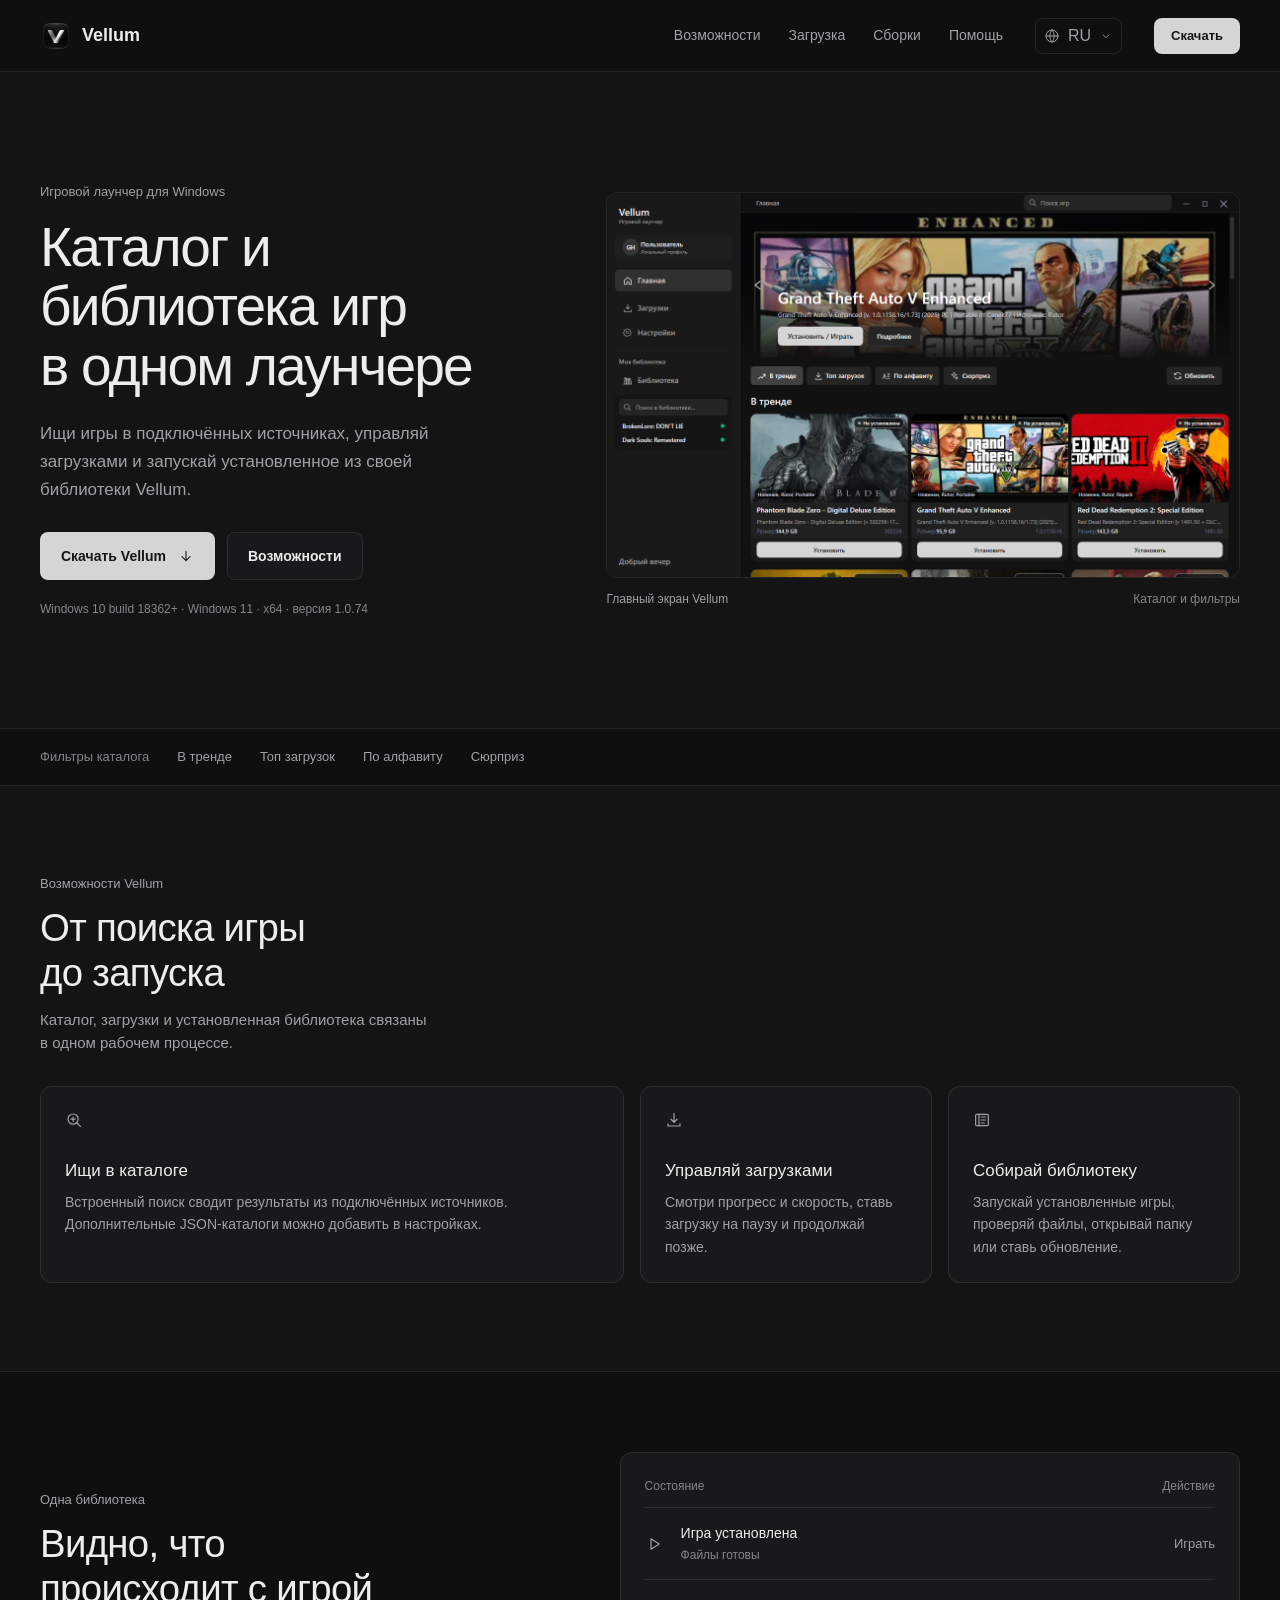
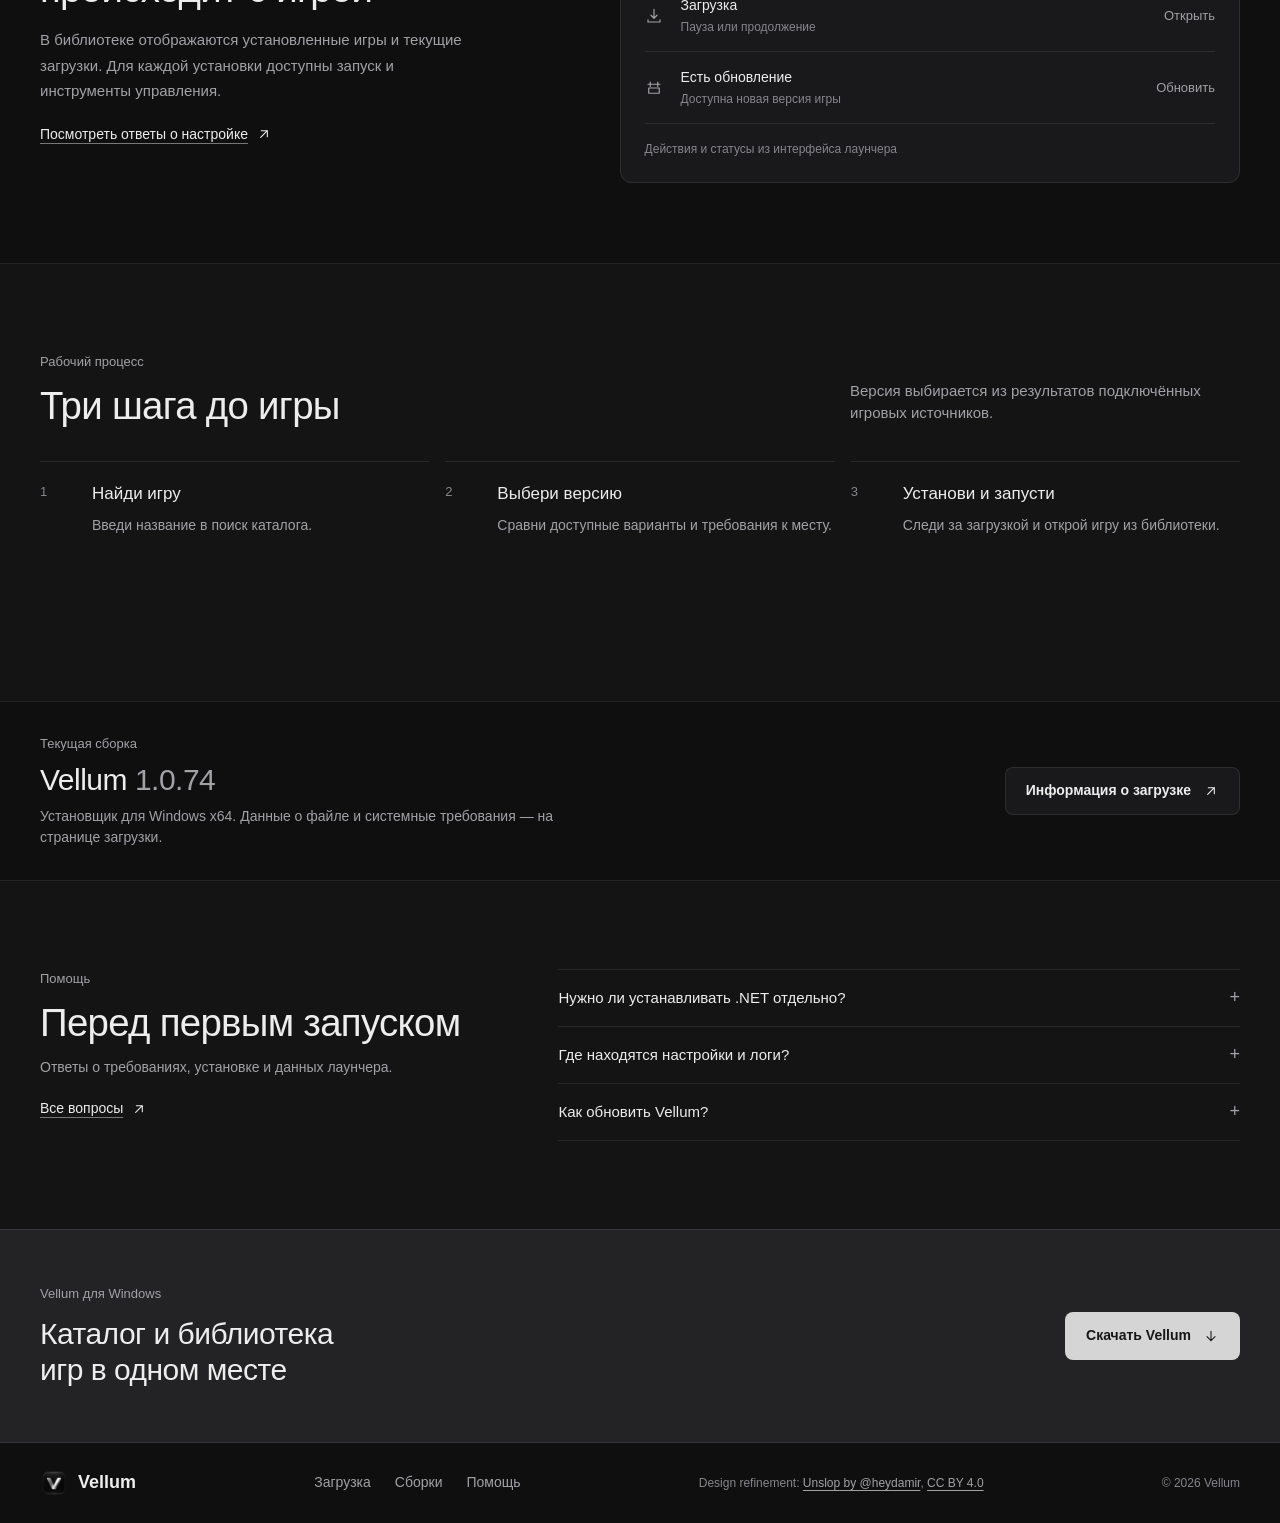
<file: website/index.html>
<!doctype html>
<html lang="ru">
<head>
  <meta charset="utf-8">
  <meta name="viewport" content="width=device-width, initial-scale=1">
  <meta name="theme-color" content="#141415">
  <meta name="description" content="Vellum — лаунчер для Windows: ищи игры в подключённых источниках, управляй загрузками и запускай их из своей библиотеки.">
  <meta property="og:title" content="Vellum — каталог и библиотека игр">
  <meta property="og:description" content="Поиск игр, управление загрузками и установленная библиотека в одном лаунчере для Windows.">
  <title>Vellum — каталог и библиотека игр</title>
  <link rel="icon" href="vellum.ico">
  <link rel="stylesheet" href="styles.css?v=2">
</head>
<body>
  <header class="site-header">
    <div class="container header-inner">
      <a class="brand" href="index.html" aria-label="Vellum — главная">
        <img src="vellum.ico" width="32" height="32" alt="">
        <span>Vellum</span>
      </a>
      <button class="menu-toggle" type="button" aria-label="Открыть меню" aria-expanded="false" aria-controls="main-nav">
        <svg viewBox="0 0 24 24" aria-hidden="true"><path d="M4 7h16M4 12h16M4 17h16"/></svg>
      </button>
      <nav class="main-nav" id="main-nav" aria-label="Основная навигация">
        <a href="#features">Возможности</a>
        <a href="download.html">Загрузка</a>
        <a href="changelog.html">Сборки</a>
        <a href="support.html">Помощь</a>
      </nav>
      <div class="language-control"><select class="sr-only" data-language aria-label="Choose language" tabindex="-1"><option value="ru">RU</option><option value="en">EN</option><option value="ua">UA</option></select><button class="language-trigger" type="button" data-language-trigger aria-label="Choose language" aria-haspopup="menu" aria-expanded="false" aria-controls="language-menu"><svg class="language-globe" viewBox="0 0 24 24" aria-hidden="true"><circle cx="12" cy="12" r="9"/><path d="M3.5 12h17M12 3c2.1 2.4 3.2 5.4 3.2 9s-1.1 6.6-3.2 9c-2.1-2.4-3.2-5.4-3.2-9S9.9 5.4 12 3Z"/></svg><span data-language-current>RU</span><svg class="language-chevron" viewBox="0 0 24 24" aria-hidden="true"><path d="m7 10 5 5 5-5"/></svg></button><div class="language-menu" id="language-menu" role="menu" aria-label="Choose language" hidden><button class="language-option" type="button" role="menuitemradio" aria-checked="false" data-language-option="en"><span>English</span><span class="language-code">EN</span></button><button class="language-option" type="button" role="menuitemradio" aria-checked="false" data-language-option="ru"><span>Русский</span><span class="language-code">RU</span></button><button class="language-option" type="button" role="menuitemradio" aria-checked="false" data-language-option="ua"><span>Українська</span><span class="language-code">UA</span></button></div></div><a class="button button-small button-light" data-download href="download.html">Скачать</a>
    </div>
  </header>

  <main>
    <section class="hero container" id="top">
      <div class="hero-copy">
        <p class="eyebrow">Игровой лаунчер для Windows</p>
        <h1>Каталог и библиотека игр<br>в одном лаунчере</h1>
        <p class="hero-lede">Ищи игры в подключённых источниках, управляй загрузками и запускай установленное из своей библиотеки Vellum.</p>
        <div class="hero-actions">
          <a class="button button-light" data-download href="download.html">Скачать Vellum <svg viewBox="0 0 24 24" aria-hidden="true"><path d="M12 5v14m0 0 6-6m-6 6-6-6"/></svg></a>
          <a class="button button-outline" href="#features">Возможности</a>
        </div>
        <p class="hero-meta">Windows 10 build 18362+ · Windows 11 · x64 · версия <span data-version>1.0.74</span></p>
      </div>
      <figure class="hero-preview">
        <div class="preview-frame">
          <img src="assets/vellum-catalog.png" width="1280" height="800" fetchpriority="high" alt="Главный экран Vellum: каталог игр, поиск, фильтры, библиотека и обложки">
        </div>
        <figcaption>Главный экран Vellum <span>Каталог и фильтры</span></figcaption>
      </figure>
    </section>

    <section class="catalog-strip" aria-label="Фильтры каталога Vellum">
      <div class="container catalog-strip-inner">
        <span class="strip-label">Фильтры каталога</span>
        <span>В тренде</span><span>Топ загрузок</span><span>По алфавиту</span><span>Сюрприз</span>
      </div>
    </section>

    <section class="section container" id="features">
      <div class="section-heading">
        <p class="eyebrow">Возможности Vellum</p>
        <h2>От поиска игры<br>до запуска</h2>
        <p class="section-intro">Каталог, загрузки и установленная библиотека связаны в одном рабочем процессе.</p>
      </div>
      <div class="feature-grid">
        <article class="feature-card feature-card-wide">
          <div class="feature-icon" aria-hidden="true"><svg viewBox="0 0 24 24"><circle cx="10.8" cy="10.8" r="6.8"/><path d="m16 16 4.5 4.5M8 10.8h5.6M10.8 8v5.6"/></svg></div>
          <div><h3>Ищи в каталоге</h3><p>Встроенный поиск сводит результаты из подключённых источников. Дополнительные JSON-каталоги можно добавить в настройках.</p></div>
        </article>
        <article class="feature-card">
          <div class="feature-icon" aria-hidden="true"><svg viewBox="0 0 24 24"><path d="M12 3v12m0 0 4-4m-4 4-4-4M4 17v3h16v-3"/></svg></div>
          <h3>Управляй загрузками</h3>
          <p>Смотри прогресс и скорость, ставь загрузку на паузу и продолжай позже.</p>
        </article>
        <article class="feature-card">
          <div class="feature-icon" aria-hidden="true"><svg viewBox="0 0 24 24"><path d="M5 4.5h14A1.5 1.5 0 0 1 20.5 6v12a1.5 1.5 0 0 1-1.5 1.5H5A1.5 1.5 0 0 1 3.5 18V6A1.5 1.5 0 0 1 5 4.5Z"/><path d="M8 4.5v15M11 8h6M11 12h6M11 16h4"/></svg></div>
          <h3>Собирай библиотеку</h3>
          <p>Запускай установленные игры, проверяй файлы, открывай папку или ставь обновление.</p>
        </article>
      </div>
    </section>

    <section class="library-section">
      <div class="container library-layout">
        <div class="library-copy">
          <p class="eyebrow">Одна библиотека</p>
          <h2>Видно, что<br>происходит с игрой</h2>
          <p>В библиотеке отображаются установленные игры и текущие загрузки. Для каждой установки доступны запуск и инструменты управления.</p>
          <a class="text-link" href="support.html">Посмотреть ответы о настройке <svg viewBox="0 0 24 24" aria-hidden="true"><path d="M7 17 17 7M8 7h9v9"/></svg></a>
        </div>
        <div class="library-panel" aria-label="Состояния игры в библиотеке Vellum">
          <div class="panel-heading"><span>Состояние</span><span>Действие</span></div>
          <div class="library-row"><span class="row-symbol" aria-hidden="true"><svg viewBox="0 0 24 24"><path d="m8 5 11 7-11 7z"/></svg></span><div><b>Игра установлена</b><small>Файлы готовы</small></div><span class="row-action">Играть</span></div>
          <div class="library-row"><span class="row-symbol" aria-hidden="true"><svg viewBox="0 0 24 24"><path d="M12 3v12m0 0 4-4m-4 4-4-4M4 17v3h16v-3"/></svg></span><div><b>Загрузка</b><small>Пауза или продолжение</small></div><span class="row-action">Открыть</span></div>
          <div class="library-row"><span class="row-symbol" aria-hidden="true"><svg viewBox="0 0 24 24"><path d="M4 7h16M7 4v6m10-6v6M5 12h14v7H5z"/></svg></span><div><b>Есть обновление</b><small>Доступна новая версия игры</small></div><span class="row-action">Обновить</span></div>
          <p class="panel-footnote">Действия и статусы из интерфейса лаунчера</p>
        </div>
      </div>
    </section>

    <section class="section container workflow-section">
      <div class="section-heading section-heading-inline">
        <div><p class="eyebrow">Рабочий процесс</p><h2>Три шага до игры</h2></div>
        <p class="section-intro">Версия выбирается из результатов подключённых игровых источников.</p>
      </div>
      <ol class="workflow-list">
        <li><span>1</span><div><h3>Найди игру</h3><p>Введи название в поиск каталога.</p></div></li>
        <li><span>2</span><div><h3>Выбери версию</h3><p>Сравни доступные варианты и требования к месту.</p></div></li>
        <li><span>3</span><div><h3>Установи и запусти</h3><p>Следи за загрузкой и открой игру из библиотеки.</p></div></li>
      </ol>
    </section>

    <section class="version-section">
      <div class="container version-inner">
        <div><p class="eyebrow">Текущая сборка</p><h2>Vellum <span data-version>1.0.74</span></h2><p>Установщик для Windows x64. Данные о файле и системные требования — на странице загрузки.</p></div>
        <a class="button button-outline" href="download.html">Информация о загрузке <svg viewBox="0 0 24 24" aria-hidden="true"><path d="M7 17 17 7M8 7h9v9"/></svg></a>
      </div>
    </section>

    <section class="section container faq-preview">
      <div class="faq-lead"><p class="eyebrow">Помощь</p><h2>Перед первым запуском</h2><p>Ответы о требованиях, установке и данных лаунчера.</p><a class="text-link" href="support.html">Все вопросы <svg viewBox="0 0 24 24" aria-hidden="true"><path d="M7 17 17 7M8 7h9v9"/></svg></a></div>
      <div class="faq-list">
        <details><summary>Нужно ли устанавливать .NET отдельно?</summary><p>Нет. Vellum собран как self-contained приложение и содержит необходимые компоненты .NET.</p></details>
        <details><summary>Где находятся настройки и логи?</summary><p>Профиль лаунчера находится в папке %APPDATA%\Vellum. Настройки позволяют открыть папку данных и логов.</p></details>
        <details><summary>Как обновить Vellum?</summary><p>Скачай более новую сборку с сайта и запусти установщик. Автоматический канал обновления самого лаунчера в проекте не настроен.</p></details>
      </div>
    </section>

    <section class="download-cta">
      <div class="container download-cta-inner">
        <div><p class="eyebrow">Vellum для Windows</p><h2>Каталог и библиотека<br>игр в одном месте</h2></div>
        <a class="button button-light" data-download href="download.html">Скачать Vellum <svg viewBox="0 0 24 24" aria-hidden="true"><path d="M12 5v14m0 0 6-6m-6 6-6-6"/></svg></a>
      </div>
    </section>
  </main>

  <footer class="site-footer">
    <div class="container footer-inner">
      <a class="brand" href="index.html"><img src="vellum.ico" width="28" height="28" alt=""><span>Vellum</span></a>
      <nav aria-label="Дополнительная навигация"><a href="download.html">Загрузка</a><a href="changelog.html">Сборки</a><a href="support.html">Помощь</a></nav>
      <span class="credit">Design refinement: <a href="https://x.com/heydamir">Unslop by @heydamir</a>, <a href="https://creativecommons.org/licenses/by/4.0/">CC BY 4.0</a></span>
      <span>© 2026 Vellum</span>
    </div>
  </footer>
  <script src="locales.js?v=2" defer></script>
  <script src="script.js?v=2" defer></script>
</body>
</html>
</file>
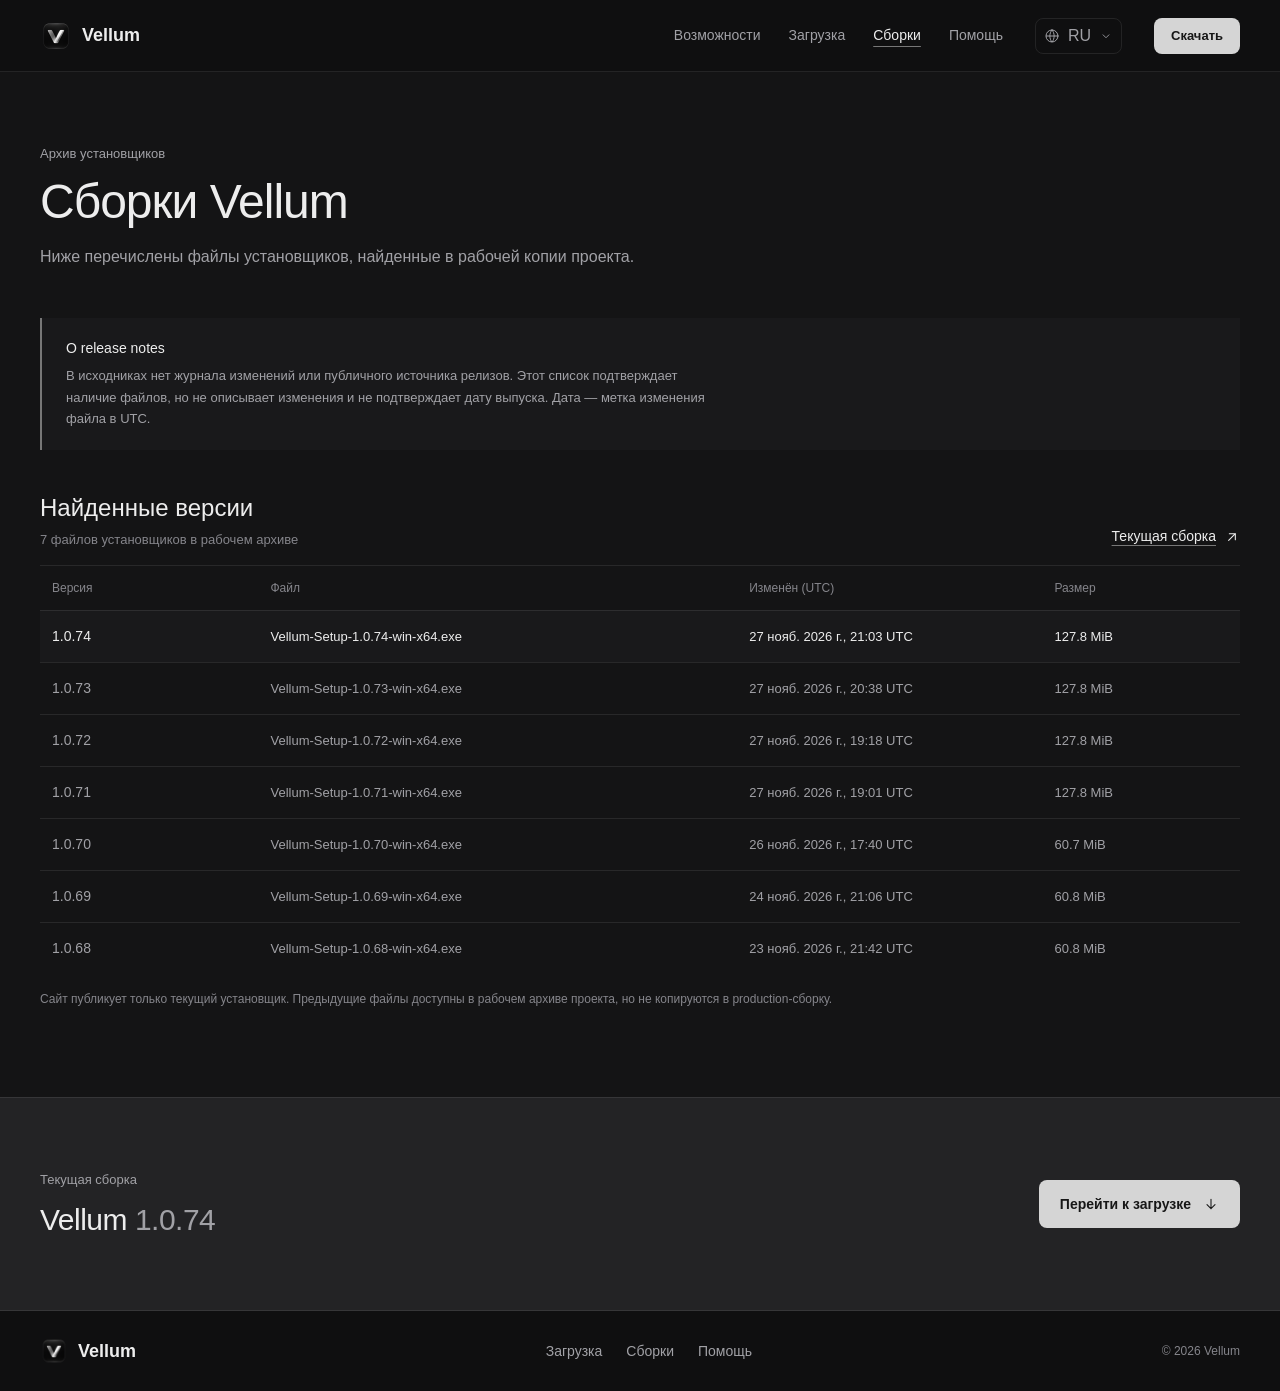
<file: website/changelog.html>
<!doctype html>
<html lang="ru">
<head>
  <meta charset="utf-8"><meta name="viewport" content="width=device-width, initial-scale=1"><meta name="theme-color" content="#141415">
  <meta name="description" content="Архив сборок установщика Vellum, найденных в исходном проекте.">
  <title>Сборки Vellum</title><link rel="icon" href="vellum.ico"><link rel="stylesheet" href="styles.css?v=2">
</head>
<body>
  <header class="site-header"><div class="container header-inner">
    <a class="brand" href="index.html"><img src="vellum.ico" width="32" height="32" alt=""><span>Vellum</span></a>
    <button class="menu-toggle" type="button" aria-label="Открыть меню" aria-expanded="false" aria-controls="main-nav"><svg viewBox="0 0 24 24" aria-hidden="true"><path d="M4 7h16M4 12h16M4 17h16"/></svg></button>
    <nav class="main-nav" id="main-nav" aria-label="Основная навигация"><a href="index.html#features">Возможности</a><a href="download.html">Загрузка</a><a href="changelog.html" aria-current="page">Сборки</a><a href="support.html">Помощь</a></nav>
    <div class="language-control"><select class="sr-only" data-language aria-label="Choose language" tabindex="-1"><option value="ru">RU</option><option value="en">EN</option><option value="ua">UA</option></select><button class="language-trigger" type="button" data-language-trigger aria-label="Choose language" aria-haspopup="menu" aria-expanded="false" aria-controls="language-menu"><svg class="language-globe" viewBox="0 0 24 24" aria-hidden="true"><circle cx="12" cy="12" r="9"/><path d="M3.5 12h17M12 3c2.1 2.4 3.2 5.4 3.2 9s-1.1 6.6-3.2 9c-2.1-2.4-3.2-5.4-3.2-9S9.9 5.4 12 3Z"/></svg><span data-language-current>RU</span><svg class="language-chevron" viewBox="0 0 24 24" aria-hidden="true"><path d="m7 10 5 5 5-5"/></svg></button><div class="language-menu" id="language-menu" role="menu" aria-label="Choose language" hidden><button class="language-option" type="button" role="menuitemradio" aria-checked="false" data-language-option="en"><span>English</span><span class="language-code">EN</span></button><button class="language-option" type="button" role="menuitemradio" aria-checked="false" data-language-option="ru"><span>Русский</span><span class="language-code">RU</span></button><button class="language-option" type="button" role="menuitemradio" aria-checked="false" data-language-option="ua"><span>Українська</span><span class="language-code">UA</span></button></div></div><a class="button button-small button-light" data-download href="download.html">Скачать</a>
  </div></header>
  <main>
    <section class="page-heading container"><p class="eyebrow">Архив установщиков</p><h1>Сборки Vellum</h1><p>Ниже перечислены файлы установщиков, найденные в рабочей копии проекта.</p></section>
    <section class="section container history-section">
      <div class="notice"><b>О release notes</b><p>В исходниках нет журнала изменений или публичного источника релизов. Этот список подтверждает наличие файлов, но не описывает изменения и не подтверждает дату выпуска. Дата — метка изменения файла в UTC.</p></div>
      <div class="history-heading"><div><h2>Найденные версии</h2><p data-history-count>Список сборок</p></div><a class="text-link" href="download.html">Текущая сборка <svg viewBox="0 0 24 24" aria-hidden="true"><path d="M7 17 17 7M8 7h9v9"/></svg></a></div>
      <div class="history-table-wrap"><div class="history-table" role="table" aria-label="Архив установщиков Vellum"><div class="history-table-head" role="row"><span role="columnheader">Версия</span><span role="columnheader">Файл</span><span role="columnheader">Изменён (UTC)</span><span role="columnheader">Размер</span></div><div class="history-rows" data-history role="rowgroup"><p class="history-loading">Загрузка списка сборок…</p></div></div></div>
      <p class="history-footnote">Сайт публикует только текущий установщик. Предыдущие файлы доступны в рабочем архиве проекта, но не копируются в production-сборку.</p>
    </section>
    <section class="download-cta"><div class="container download-cta-inner"><div><p class="eyebrow">Текущая сборка</p><h2>Vellum <span data-version>1.0.74</span></h2></div><a class="button button-light" data-download href="download.html">Перейти к загрузке <svg viewBox="0 0 24 24" aria-hidden="true"><path d="M12 5v14m0 0 6-6m-6 6-6-6"/></svg></a></div></section>
  </main>
  <footer class="site-footer"><div class="container footer-inner"><a class="brand" href="index.html"><img src="vellum.ico" width="28" height="28" alt=""><span>Vellum</span></a><nav aria-label="Дополнительная навигация"><a href="download.html">Загрузка</a><a href="changelog.html">Сборки</a><a href="support.html">Помощь</a></nav><span>© 2026 Vellum</span></div></footer>
  <script src="locales.js?v=2" defer></script>
  <script src="script.js?v=2" defer></script>
</body></html>
</file>
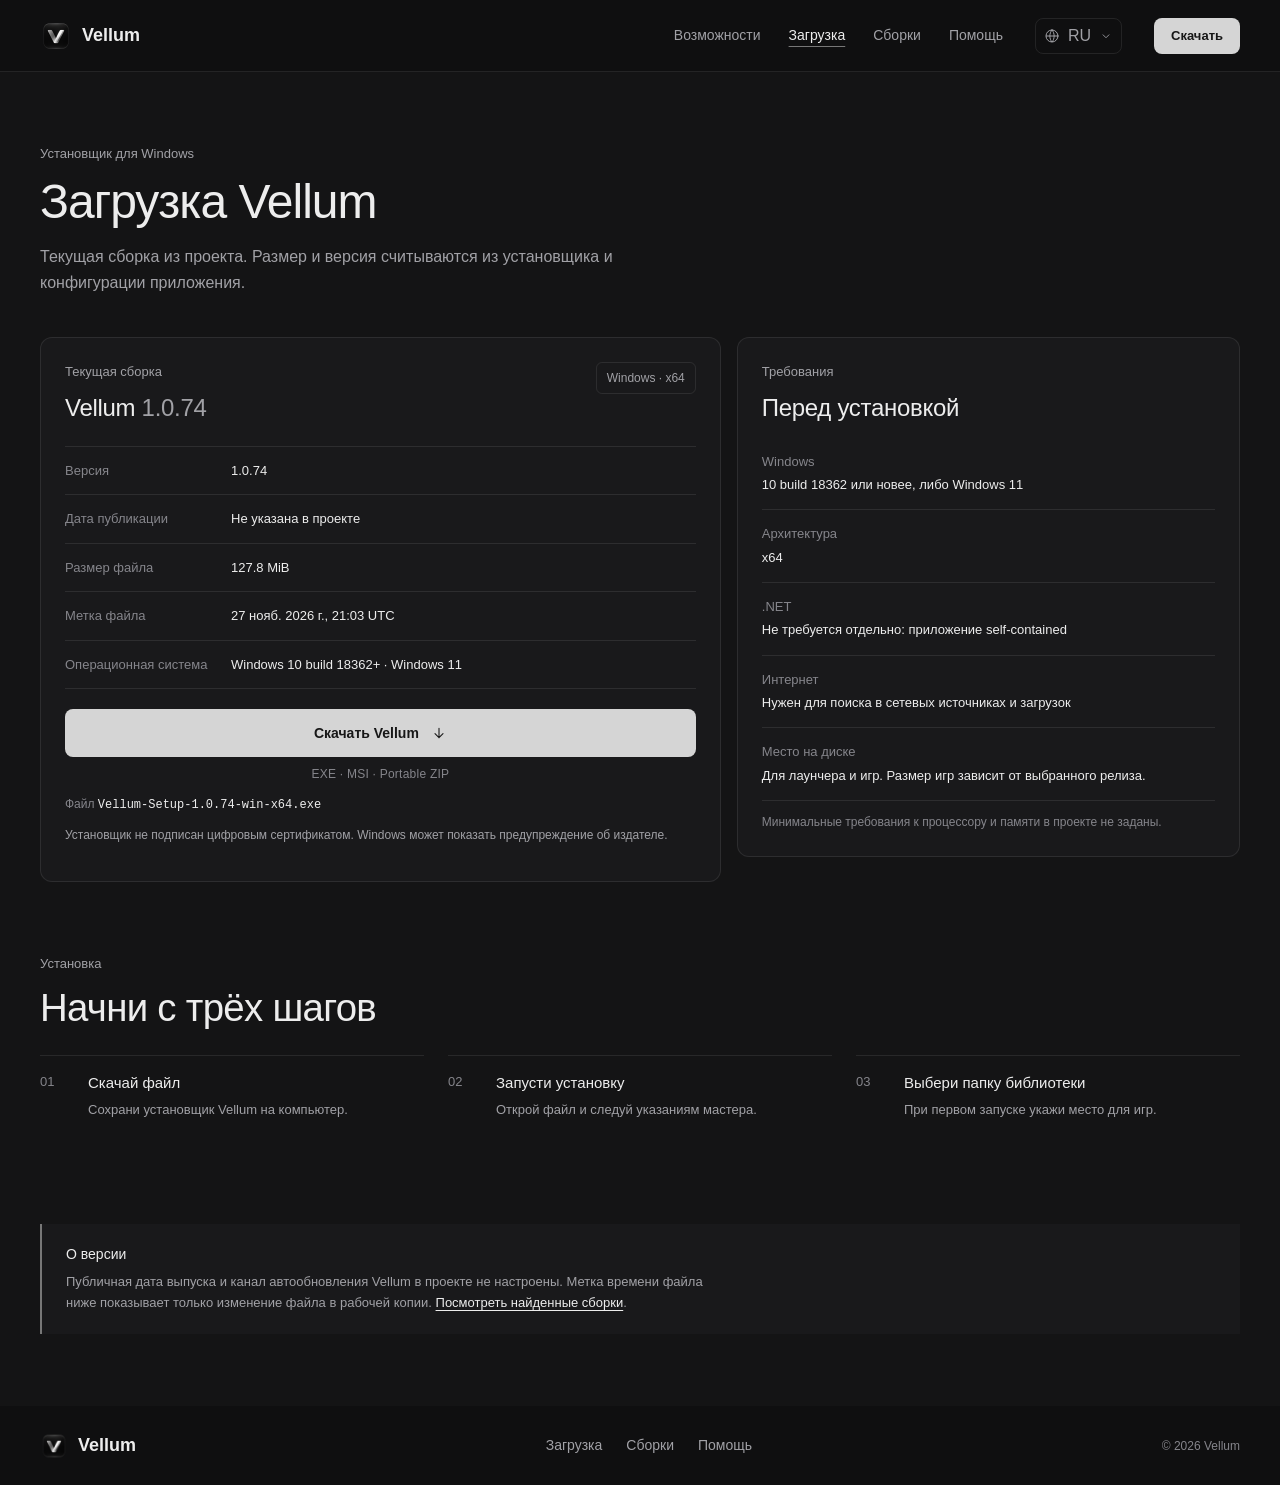
<file: website/download.html>
<!doctype html>
<html lang="ru">
<head>
  <meta charset="utf-8"><meta name="viewport" content="width=device-width, initial-scale=1"><meta name="theme-color" content="#141415">
  <meta name="description" content="Скачай установщик Vellum для Windows x64. Системные требования и данные текущей сборки.">
  <title>Скачать Vellum для Windows</title><link rel="icon" href="vellum.ico"><link rel="stylesheet" href="styles.css?v=2">
</head>
<body>
  <header class="site-header"><div class="container header-inner">
    <a class="brand" href="index.html"><img src="vellum.ico" width="32" height="32" alt=""><span>Vellum</span></a>
    <button class="menu-toggle" type="button" aria-label="Открыть меню" aria-expanded="false" aria-controls="main-nav"><svg viewBox="0 0 24 24" aria-hidden="true"><path d="M4 7h16M4 12h16M4 17h16"/></svg></button>
    <nav class="main-nav" id="main-nav" aria-label="Основная навигация"><a href="index.html#features">Возможности</a><a href="download.html" aria-current="page">Загрузка</a><a href="changelog.html">Сборки</a><a href="support.html">Помощь</a></nav>
    <div class="language-control"><select class="sr-only" data-language aria-label="Choose language" tabindex="-1"><option value="ru">RU</option><option value="en">EN</option><option value="ua">UA</option></select><button class="language-trigger" type="button" data-language-trigger aria-label="Choose language" aria-haspopup="menu" aria-expanded="false" aria-controls="language-menu"><svg class="language-globe" viewBox="0 0 24 24" aria-hidden="true"><circle cx="12" cy="12" r="9"/><path d="M3.5 12h17M12 3c2.1 2.4 3.2 5.4 3.2 9s-1.1 6.6-3.2 9c-2.1-2.4-3.2-5.4-3.2-9S9.9 5.4 12 3Z"/></svg><span data-language-current>RU</span><svg class="language-chevron" viewBox="0 0 24 24" aria-hidden="true"><path d="m7 10 5 5 5-5"/></svg></button><div class="language-menu" id="language-menu" role="menu" aria-label="Choose language" hidden><button class="language-option" type="button" role="menuitemradio" aria-checked="false" data-language-option="en"><span>English</span><span class="language-code">EN</span></button><button class="language-option" type="button" role="menuitemradio" aria-checked="false" data-language-option="ru"><span>Русский</span><span class="language-code">RU</span></button><button class="language-option" type="button" role="menuitemradio" aria-checked="false" data-language-option="ua"><span>Українська</span><span class="language-code">UA</span></button></div></div><a class="button button-small button-light" data-download href="#download">Скачать</a>
  </div></header>
  <main>
    <section class="page-heading container"><p class="eyebrow">Установщик для Windows</p><h1>Загрузка Vellum</h1><p>Текущая сборка из проекта. Размер и версия считываются из установщика и конфигурации приложения.</p></section>
    <section class="download-layout container" id="download">
      <article class="release-card">
        <div class="release-card-heading"><div><p class="eyebrow">Текущая сборка</p><h2>Vellum <span data-version>1.0.74</span></h2></div><span class="platform-tag">Windows · x64</span></div>
        <dl class="release-facts">
          <div><dt>Версия</dt><dd data-version>1.0.74</dd></div>
          <div><dt>Дата публикации</dt><dd data-release-date>Не указана в проекте</dd></div>
          <div><dt>Размер файла</dt><dd data-size>60.7 MiB</dd></div>
          <div><dt>Метка файла</dt><dd data-file-date>—</dd></div>
          <div><dt>Операционная система</dt><dd>Windows 10 build 18362+ · Windows 11</dd></div>
        </dl>
        <a class="button button-light download-button" data-installer href="downloads/Vellum-Setup-1.0.74-win-x64.exe">Скачать Vellum <svg viewBox="0 0 24 24" aria-hidden="true"><path d="M12 5v14m0 0 6-6m-6 6-6-6"/></svg></a>
        <p class="download-options-hint">EXE · MSI · Portable ZIP</p>
        <p class="file-name">Файл <code data-filename>Vellum-Setup-1.0.74-win-x64.exe</code></p>
        <p class="signature-note">Установщик не подписан цифровым сертификатом. Windows может показать предупреждение об издателе.</p>
        <p class="download-status" data-download-status role="status" aria-live="polite"></p>
      </article>
      <aside class="requirements-card">
        <p class="eyebrow">Требования</p><h2>Перед установкой</h2>
        <dl>
          <div><dt>Windows</dt><dd>10 build 18362 или новее, либо Windows 11</dd></div>
          <div><dt>Архитектура</dt><dd>x64</dd></div>
          <div><dt>.NET</dt><dd>Не требуется отдельно: приложение self-contained</dd></div>
          <div><dt>Интернет</dt><dd>Нужен для поиска в сетевых источниках и загрузок</dd></div>
          <div><dt>Место на диске</dt><dd>Для лаунчера и игр. Размер игр зависит от выбранного релиза.</dd></div>
        </dl>
        <p class="requirements-note">Минимальные требования к процессору и памяти в проекте не заданы.</p>
      </aside>
    </section>
    <section class="section container install-section">
      <div class="section-heading"><p class="eyebrow">Установка</p><h2>Начни с трёх шагов</h2></div>
      <ol class="install-list"><li><span>01</span><div><h3>Скачай файл</h3><p>Сохрани установщик Vellum на компьютер.</p></div></li><li><span>02</span><div><h3>Запусти установку</h3><p>Открой файл и следуй указаниям мастера.</p></div></li><li><span>03</span><div><h3>Выбери папку библиотеки</h3><p>При первом запуске укажи место для игр.</p></div></li></ol>
    </section>
    <section class="notice container"><b>О версии</b><p>Публичная дата выпуска и канал автообновления Vellum в проекте не настроены. Метка времени файла ниже показывает только изменение файла в рабочей копии. <a href="changelog.html">Посмотреть найденные сборки</a>.</p></section>
  </main>
  <footer class="site-footer"><div class="container footer-inner"><a class="brand" href="index.html"><img src="vellum.ico" width="28" height="28" alt=""><span>Vellum</span></a><nav aria-label="Дополнительная навигация"><a href="download.html">Загрузка</a><a href="changelog.html">Сборки</a><a href="support.html">Помощь</a></nav><span>© 2026 Vellum</span></div></footer>
  <script src="locales.js?v=2" defer></script>
  <script src="script.js?v=2" defer></script>
</body></html>
</file>
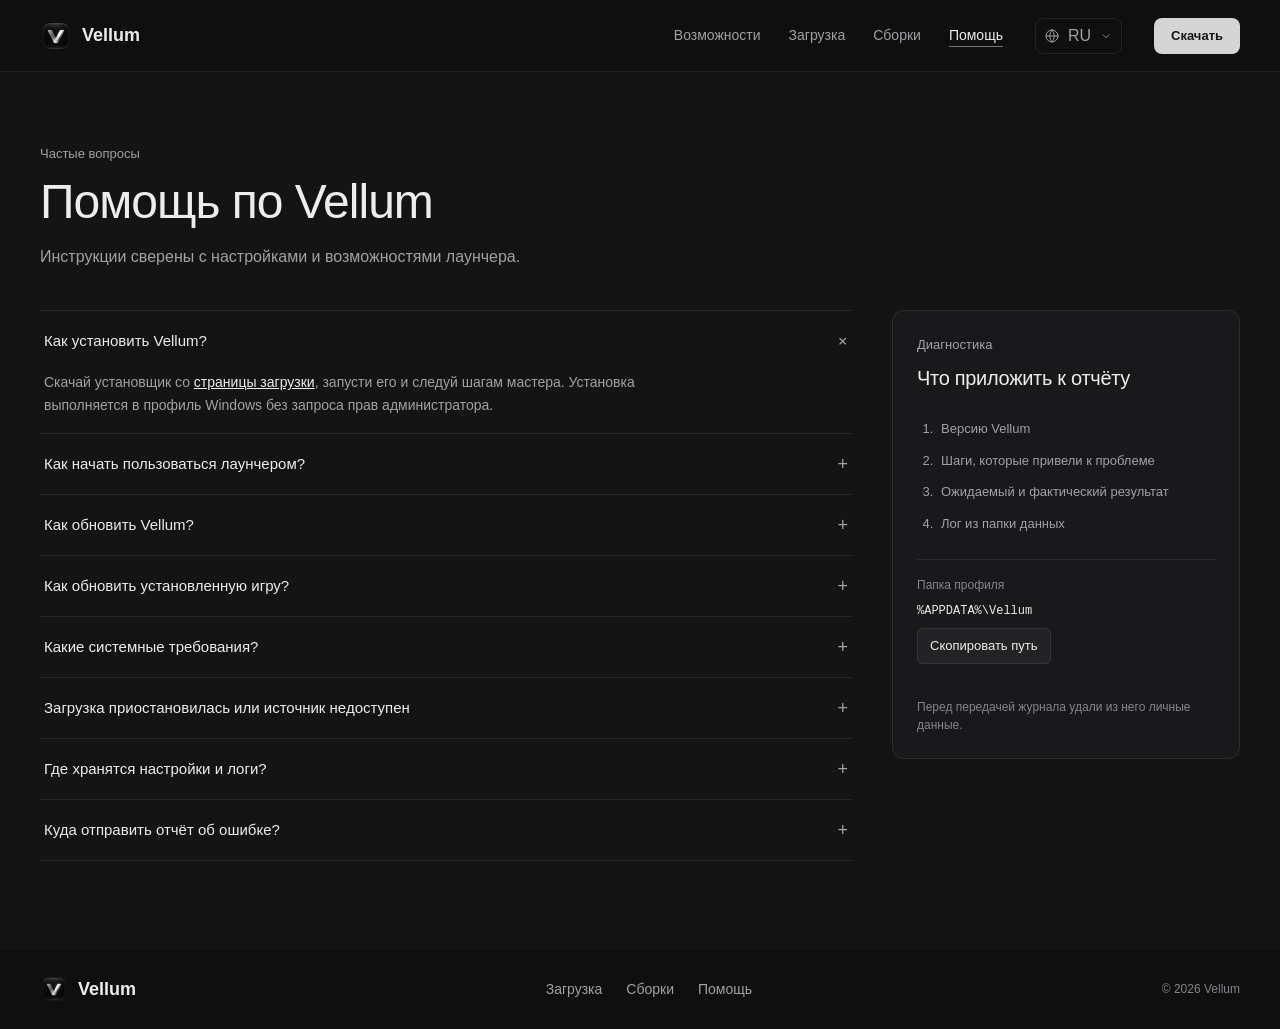
<file: website/support.html>
<!doctype html>
<html lang="ru">
<head>
  <meta charset="utf-8"><meta name="viewport" content="width=device-width, initial-scale=1"><meta name="theme-color" content="#141415">
  <meta name="description" content="Ответы на вопросы об установке, игровых загрузках, обновлениях и диагностике Vellum.">
  <title>Помощь по Vellum</title><link rel="icon" href="vellum.ico"><link rel="stylesheet" href="styles.css?v=2">
</head>
<body>
  <header class="site-header"><div class="container header-inner">
    <a class="brand" href="index.html"><img src="vellum.ico" width="32" height="32" alt=""><span>Vellum</span></a>
    <button class="menu-toggle" type="button" aria-label="Открыть меню" aria-expanded="false" aria-controls="main-nav"><svg viewBox="0 0 24 24" aria-hidden="true"><path d="M4 7h16M4 12h16M4 17h16"/></svg></button>
    <nav class="main-nav" id="main-nav" aria-label="Основная навигация"><a href="index.html#features">Возможности</a><a href="download.html">Загрузка</a><a href="changelog.html">Сборки</a><a href="support.html" aria-current="page">Помощь</a></nav>
    <div class="language-control"><select class="sr-only" data-language aria-label="Choose language" tabindex="-1"><option value="ru">RU</option><option value="en">EN</option><option value="ua">UA</option></select><button class="language-trigger" type="button" data-language-trigger aria-label="Choose language" aria-haspopup="menu" aria-expanded="false" aria-controls="language-menu"><svg class="language-globe" viewBox="0 0 24 24" aria-hidden="true"><circle cx="12" cy="12" r="9"/><path d="M3.5 12h17M12 3c2.1 2.4 3.2 5.4 3.2 9s-1.1 6.6-3.2 9c-2.1-2.4-3.2-5.4-3.2-9S9.9 5.4 12 3Z"/></svg><span data-language-current>RU</span><svg class="language-chevron" viewBox="0 0 24 24" aria-hidden="true"><path d="m7 10 5 5 5-5"/></svg></button><div class="language-menu" id="language-menu" role="menu" aria-label="Choose language" hidden><button class="language-option" type="button" role="menuitemradio" aria-checked="false" data-language-option="en"><span>English</span><span class="language-code">EN</span></button><button class="language-option" type="button" role="menuitemradio" aria-checked="false" data-language-option="ru"><span>Русский</span><span class="language-code">RU</span></button><button class="language-option" type="button" role="menuitemradio" aria-checked="false" data-language-option="ua"><span>Українська</span><span class="language-code">UA</span></button></div></div><a class="button button-small button-light" data-download href="download.html">Скачать</a>
  </div></header>
  <main>
    <section class="page-heading container"><p class="eyebrow">Частые вопросы</p><h1>Помощь по Vellum</h1><p>Инструкции сверены с настройками и возможностями лаунчера.</p></section>
    <section class="support-layout container">
      <div class="faq-list support-faq">
        <details open><summary>Как установить Vellum?</summary><p>Скачай установщик со <a href="download.html">страницы загрузки</a>, запусти его и следуй шагам мастера. Установка выполняется в профиль Windows без запроса прав администратора.</p></details>
        <details><summary>Как начать пользоваться лаунчером?</summary><p>При первом запуске выбери папку игровой библиотеки. Затем найди игру, изучи доступные версии и выбери подходящую. Для установки некоторых архивов или репаков может понадобиться дополнительное свободное место для распаковки.</p></details>
        <details><summary>Как обновить Vellum?</summary><p>Автоматический канал обновления самого лаунчера не настроен. Скачай новую сборку с сайта и запусти установщик. Профиль Vellum хранится отдельно от каталога установки.</p></details>
        <details><summary>Как обновить установленную игру?</summary><p>Автопроверка обновлений игр включена по умолчанию и запускается при открытии лаунчера. Её можно выключить в настройках. Обновление доступно, когда каталог содержит данные для этой игры.</p></details>
        <details><summary>Какие системные требования?</summary><p>Windows 10 build 18362 или новее либо Windows 11, архитектура x64. .NET отдельно устанавливать не нужно: приложение self-contained. Минимальные требования к процессору и памяти исходники не задают.</p></details>
        <details><summary>Загрузка приостановилась или источник недоступен</summary><p>Проверь интернет-соединение и свободное место в папке библиотеки. Загрузку можно поставить на паузу и продолжить позже. Если сетевой источник временно недоступен, он может не вернуть результаты поиска.</p></details>
        <details><summary>Где хранятся настройки и логи?</summary><p>Профиль находится в папке %APPDATA%\Vellum. В настройках лаунчера есть действие, которое открывает папку данных и логов.</p></details>
        <details><summary>Куда отправить отчёт об ошибке?</summary><p>В исходниках проекта нет подтверждённого адреса поддержки, сообщества или публичного трекера ошибок. Не отправляй логи по контактам, найденным вне официальных материалов Vellum.</p></details>
      </div>
      <aside class="support-aside">
        <p class="eyebrow">Диагностика</p><h2>Что приложить к отчёту</h2>
        <ol><li>Версию Vellum</li><li>Шаги, которые привели к проблеме</li><li>Ожидаемый и фактический результат</li><li>Лог из папки данных</li></ol>
        <div class="support-path"><span>Папка профиля</span><code>%APPDATA%\Vellum</code><button class="copy-button" data-copy-path type="button">Скопировать путь</button><span class="copy-status" data-copy-status role="status" aria-live="polite"></span></div>
        <p class="privacy-note">Перед передачей журнала удали из него личные данные.</p>
      </aside>
    </section>
  </main>
  <footer class="site-footer"><div class="container footer-inner"><a class="brand" href="index.html"><img src="vellum.ico" width="28" height="28" alt=""><span>Vellum</span></a><nav aria-label="Дополнительная навигация"><a href="download.html">Загрузка</a><a href="changelog.html">Сборки</a><a href="support.html">Помощь</a></nav><span>© 2026 Vellum</span></div></footer>
  <script src="locales.js?v=2" defer></script>
  <script src="script.js?v=2" defer></script>
</body></html>
</file>
<file: website/styles.css>
:root {
  color-scheme: dark;
  --page: #141415;
  --deep: #0f0f10;
  --surface: #19191b;
  --raised: #232325;
  --line: rgba(237, 237, 237, 0.09);
  --text: #ededed;
  --secondary: #a1a1a6;
  --muted: #85858b;
  --accent: #d5d5d5;
  --on-accent: #171717;
  --radius-card: 12px;
  --radius-control: 8px;
  --ease: cubic-bezier(0.22, 1, 0.36, 1);
}

* { box-sizing: border-box; }
html { scroll-behavior: smooth; }
body {
  margin: 0;
  background: var(--page);
  color: var(--text);
  font-family: "Segoe UI Variable", "Segoe UI", Arial, sans-serif;
  font-size: 16px;
  line-height: 1.5;
  -webkit-font-smoothing: antialiased;
}
img { max-width: 100%; }
a { color: inherit; }
button, a { -webkit-tap-highlight-color: transparent; }
::selection { background: #777; color: #fff; }
:focus-visible { outline: 2px solid var(--accent); outline-offset: 4px; }

.container { width: min(1200px, calc(100% - 64px)); margin-inline: auto; }
.site-header { height: 72px; background: var(--deep); border-bottom: 1px solid var(--line); }
.header-inner { height: 100%; display: flex; align-items: center; gap: 32px; }
.language-control { position: relative; display: flex; align-items: center; flex: 0 0 auto; }
.language-trigger { min-width: 68px; min-height: 36px; display: inline-flex; align-items: center; justify-content: center; gap: 8px; padding: 0 8px; border: 1px solid var(--line); border-radius: var(--radius-control); background: transparent; color: var(--secondary); font: inherit; cursor: pointer; transition: background-color 160ms var(--ease), border-color 160ms var(--ease), color 160ms var(--ease); }
.language-trigger:hover, .language-trigger[aria-expanded="true"] { background: var(--surface); border-color: rgba(237,237,237,.16); color: var(--text); }
.language-globe { width: 16px; height: 16px; flex: 0 0 auto; fill: none; stroke: currentColor; stroke-width: 1.5; stroke-linecap: round; stroke-linejoin: round; }
.language-chevron { width: 14px; height: 14px; flex: 0 0 auto; fill: none; stroke: currentColor; stroke-width: 1.5; stroke-linecap: round; stroke-linejoin: round; transition: transform 160ms var(--ease); }
.language-trigger[aria-expanded="true"] .language-chevron { transform: rotate(180deg); }
.language-current { color: var(--text); font-size: 12px; font-weight: 500; font-variant-numeric: tabular-nums; }
.language-menu { position: absolute; z-index: 30; top: calc(100% + 8px); right: 0; width: 184px; padding: 4px; border: 1px solid var(--line); border-radius: 12px; background: var(--surface); }
.language-menu[hidden] { display: none; }
.language-menu:not([hidden]) { display: grid; gap: 4px; animation: language-menu-enter 140ms var(--ease) both; }
.language-option { min-height: 40px; display: flex; align-items: center; justify-content: space-between; gap: 12px; padding: 0 12px; border: 0; border-radius: 8px; background: transparent; color: var(--secondary); font: inherit; font-size: 14px; text-align: left; cursor: pointer; transition: background-color 140ms var(--ease), color 140ms var(--ease); }
.language-option:hover, .language-option[aria-checked="true"] { background: var(--raised); color: var(--text); }
.language-code { color: var(--muted); font-size: 12px; font-variant-numeric: tabular-nums; }
.language-option[aria-checked="true"] .language-code { color: var(--text); }
.language-control .sr-only { position: absolute; }
.sr-only { position: absolute; width: 1px; height: 1px; padding: 0; margin: -1px; overflow: hidden; clip: rect(0, 0, 0, 0); white-space: nowrap; border: 0; }
.brand { display: inline-flex; align-items: center; gap: 10px; text-decoration: none; flex: 0 0 auto; }
.brand img { display: block; object-fit: contain; }
.brand span { color: var(--text); font-size: 18px; font-weight: 600; letter-spacing: 0; }
.main-nav { display: flex; align-items: center; justify-content: center; gap: 28px; margin-left: auto; }
.main-nav a, .site-footer nav a { color: var(--secondary); font-size: 14px; text-decoration: none; transition: color 160ms var(--ease); }
.main-nav a:hover, .main-nav a[aria-current="page"], .site-footer nav a:hover { color: var(--text); }
.main-nav a[aria-current="page"] { text-decoration: underline; text-decoration-color: #777; text-underline-offset: 6px; }
.menu-toggle { display: none; }

.button {
  min-height: 48px;
  display: inline-flex;
  align-items: center;
  justify-content: center;
  gap: 12px;
  padding: 0 20px;
  border: 1px solid transparent;
  border-radius: var(--radius-control);
  font: inherit;
  font-size: 14px;
  font-weight: 600;
  line-height: 1.2;
  text-decoration: none;
  cursor: pointer;
  transition: background-color 160ms var(--ease), color 160ms var(--ease), border-color 160ms var(--ease), transform 160ms var(--ease);
}
.button:active { transform: scale(0.98); }
.button-small { min-height: 36px; padding-inline: 16px; font-size: 13px; }
.button-light { background: var(--accent); color: var(--on-accent); }
.button-light:hover { background: #f0f0f0; }
.button-outline { background: var(--surface); color: var(--text); border-color: var(--line); }
.button-outline:hover { background: var(--raised); border-color: rgba(237,237,237,.18); }
.button svg, .text-link svg { display: block; width: 16px; height: 16px; flex: 0 0 auto; fill: none; stroke: currentColor; stroke-width: 1.6; stroke-linecap: round; stroke-linejoin: round; }

.hero { min-height: 656px; display: grid; grid-template-columns: minmax(0, .9fr) minmax(0, 1.1fr); align-items: center; gap: 48px; padding-block: 64px; }
.hero-copy { max-width: 500px; }
.eyebrow { margin: 0 0 16px; color: var(--secondary); font-size: 13px; font-weight: 500; line-height: 20px; letter-spacing: 0; }
.hero h1, .page-heading h1 {
  max-width: 640px;
  margin: 0;
  color: var(--text);
  font-size: clamp(42px, 4.3vw, 60px);
  font-weight: 500;
  line-height: 1.08;
  letter-spacing: -1.8px;
}
.hero-lede { max-width: 440px; margin: 24px 0 0; color: var(--secondary); font-size: 17px; line-height: 1.65; }
.hero-actions { display: flex; flex-wrap: wrap; gap: 12px; margin-top: 28px; }
.hero-meta { margin: 20px 0 0; color: var(--muted); font-size: 12px; font-variant-numeric: tabular-nums; }
.hero-preview { min-width: 0; margin: 0; }
.preview-frame { overflow: hidden; border: 1px solid var(--line); border-radius: 12px; background: var(--deep); }
.preview-frame img { display: block; width: 100%; height: auto; }
.hero-preview figcaption { display: flex; justify-content: space-between; gap: 16px; padding-top: 12px; color: var(--secondary); font-size: 12px; }
.hero-preview figcaption span { color: var(--muted); }

.catalog-strip { border-block: 1px solid var(--line); background: var(--deep); }
.catalog-strip-inner { min-height: 56px; display: flex; align-items: center; gap: 28px; overflow: auto; white-space: nowrap; }
.catalog-strip-inner > span { color: var(--secondary); font-size: 13px; }
.catalog-strip-inner .strip-label { color: var(--muted); }

.section { padding-block: 88px; }
.section-heading { max-width: 760px; margin-bottom: 32px; }
.section-heading .eyebrow { margin-bottom: 12px; }
.section-heading h2, .library-copy h2, .faq-lead h2, .install-section h2 {
  margin: 0;
  color: var(--text);
  font-size: clamp(30px, 3vw, 40px);
  font-weight: 500;
  line-height: 1.16;
  letter-spacing: -0.7px;
}
.section-intro { max-width: 390px; margin: 14px 0 0; color: var(--secondary); font-size: 15px; }
.feature-grid { display: grid; grid-template-columns: 2fr 1fr 1fr; gap: 16px; }
.feature-card { min-height: 188px; padding: 24px; border: 1px solid var(--line); border-radius: var(--radius-card); background: var(--surface); }
.feature-icon { width: 24px; height: 24px; margin-bottom: 24px; color: var(--secondary); }
.feature-icon svg, .row-symbol svg, .menu-toggle svg { display: block; width: 18px; height: 18px; fill: none; stroke: currentColor; stroke-width: 1.6; stroke-linecap: round; stroke-linejoin: round; }
.feature-card h3, .workflow-list h3 { margin: 0; color: var(--text); font-size: 17px; font-weight: 500; line-height: 24px; }
.feature-card p { max-width: 520px; margin: 8px 0 0; color: var(--secondary); font-size: 14px; line-height: 1.6; }

.library-section { padding-block: 80px; border-block: 1px solid var(--line); background: var(--deep); }
.library-layout { display: grid; grid-template-columns: minmax(0, .9fr) minmax(0, 1.1fr); align-items: center; gap: 72px; }
.library-copy { max-width: 440px; }
.library-copy .eyebrow { margin-bottom: 12px; }
.library-copy > p:not(.eyebrow) { margin: 16px 0 0; color: var(--secondary); font-size: 15px; line-height: 1.7; }
.text-link { display: inline-flex; align-items: center; gap: 8px; margin-top: 20px; color: var(--text); font-size: 14px; font-weight: 500; text-decoration-color: #777; text-underline-offset: 4px; }
.library-panel { padding: 24px; border: 1px solid var(--line); border-radius: var(--radius-card); background: var(--surface); }
.panel-heading { display: flex; justify-content: space-between; padding-bottom: 12px; border-bottom: 1px solid var(--line); color: var(--muted); font-size: 12px; }
.library-row { min-height: 72px; display: grid; grid-template-columns: 24px 1fr auto; align-items: center; gap: 12px; border-bottom: 1px solid var(--line); }
.row-symbol { color: var(--secondary); }
.library-row b, .library-row small { display: block; }
.library-row b { color: var(--text); font-size: 14px; font-weight: 500; }
.library-row small { margin-top: 2px; color: var(--muted); font-size: 12px; }
.row-action { color: var(--secondary); font-size: 13px; }
.panel-footnote { margin: 16px 0 0; color: var(--muted); font-size: 12px; }

.section-heading-inline { max-width: none; display: flex; align-items: end; justify-content: space-between; gap: 32px; }
.section-heading-inline .section-intro { margin: 0 0 4px; }
.workflow-list { display: grid; grid-template-columns: repeat(3, 1fr); gap: 16px; margin: 0; padding: 0; list-style: none; counter-reset: workflow; }
.workflow-list li { min-height: 152px; display: grid; grid-template-columns: 40px 1fr; gap: 12px; padding: 20px 0; border-top: 1px solid var(--line); }
.workflow-list li > span { color: var(--muted); font-size: 13px; font-variant-numeric: tabular-nums; }
.workflow-list p { margin: 8px 0 0; color: var(--secondary); font-size: 14px; line-height: 1.6; }

.version-section { border-block: 1px solid var(--line); background: var(--deep); }
.version-inner { min-height: 176px; display: flex; align-items: center; justify-content: space-between; gap: 32px; padding-block: 32px; }
.version-inner .eyebrow { margin-bottom: 8px; }
.version-inner h2, .download-cta h2 { margin: 0; color: var(--text); font-size: 30px; font-weight: 500; line-height: 1.2; letter-spacing: -0.5px; }
.version-inner h2 span, .download-cta h2 span { color: var(--secondary); font-variant-numeric: tabular-nums; }
.version-inner > div > p:last-child { max-width: 570px; margin: 8px 0 0; color: var(--secondary); font-size: 14px; }

.faq-preview { display: grid; grid-template-columns: .8fr 1.2fr; gap: 64px; }
.faq-lead .eyebrow { margin-bottom: 12px; }
.faq-lead > p:not(.eyebrow) { margin: 12px 0 0; color: var(--secondary); font-size: 14px; }
.faq-list details { border-bottom: 1px solid var(--line); }
.faq-list details:first-child { border-top: 1px solid var(--line); }
.faq-list summary { min-height: 56px; display: flex; align-items: center; justify-content: space-between; gap: 16px; color: var(--text); font-size: 15px; font-weight: 500; list-style: none; cursor: pointer; }
.faq-list summary::-webkit-details-marker { display: none; }
.faq-list summary::after { content: "+"; color: var(--secondary); font-size: 18px; font-weight: 400; transition: transform 180ms var(--ease); }
.faq-list details[open] summary::after { transform: rotate(45deg); }
.faq-list details p { max-width: 660px; margin: 0 32px 16px 0; color: var(--secondary); font-size: 14px; line-height: 1.65; }
.faq-list details a { color: var(--text); }

.download-cta { border-block: 1px solid var(--line); background: var(--raised); }
.download-cta-inner { min-height: 212px; display: flex; align-items: center; justify-content: space-between; gap: 32px; padding-block: 40px; }
.download-cta .eyebrow { margin-bottom: 12px; }
.site-footer { background: var(--deep); }
.footer-inner { min-height: 80px; display: flex; align-items: center; justify-content: space-between; gap: 24px; }
.site-footer nav { display: flex; gap: 24px; }
.footer-inner > span { color: var(--muted); font-size: 12px; }

.page-heading { padding-block: 72px 40px; }
.page-heading .eyebrow { margin-bottom: 12px; }
.page-heading h1 { font-size: clamp(36px, 4vw, 48px); letter-spacing: -1px; }
.page-heading > p:last-child { max-width: 650px; margin: 16px 0 0; color: var(--secondary); font-size: 16px; line-height: 1.65; }
.download-layout { display: grid; grid-template-columns: 1.15fr .85fr; align-items: start; gap: 16px; }
.release-card, .requirements-card, .support-aside { padding: 24px; border: 1px solid var(--line); border-radius: var(--radius-card); background: var(--surface); }
.release-card-heading { display: flex; align-items: start; justify-content: space-between; gap: 16px; padding-bottom: 20px; border-bottom: 1px solid var(--line); }
.release-card-heading .eyebrow { margin-bottom: 8px; }
.release-card h2, .requirements-card h2, .support-aside h2 { margin: 0; font-size: 24px; font-weight: 500; letter-spacing: -0.3px; }
.release-card h2 span { color: var(--secondary); font-variant-numeric: tabular-nums; }
.platform-tag { padding: 6px 10px; border: 1px solid var(--line); border-radius: 6px; color: var(--secondary); font-size: 12px; white-space: nowrap; }
.release-facts, .requirements-card dl { margin: 0; }
.release-facts > div, .requirements-card dl > div { display: grid; grid-template-columns: 150px 1fr; gap: 16px; padding: 14px 0; border-bottom: 1px solid var(--line); }
.release-facts dt, .requirements-card dt { color: var(--muted); font-size: 13px; }
.release-facts dd, .requirements-card dd { margin: 0; color: var(--text); font-size: 13px; font-variant-numeric: tabular-nums; }
.download-button { width: 100%; margin-top: 20px; }
.file-name { margin: 12px 0 0; color: var(--muted); font-size: 12px; }
.file-name code, .support-path code { color: var(--text); font-family: Consolas, "Cascadia Mono", monospace; font-size: 12px; overflow-wrap: anywhere; }
.signature-note, .requirements-note, .download-status { margin: 12px 0 0; color: var(--secondary); font-size: 12px; line-height: 1.6; }
.download-status { min-height: 0; }
.requirements-card .eyebrow { margin-bottom: 8px; }
.requirements-card h2 { margin-bottom: 12px; }
.requirements-card dl > div { display: block; }
.requirements-card dd { margin-top: 4px; line-height: 1.55; }
.requirements-note { color: var(--muted); }
.install-section { padding-top: 72px; }
.install-section .section-heading { margin-bottom: 24px; }
.install-list { display: grid; grid-template-columns: repeat(3, 1fr); gap: 24px; margin: 0; padding: 0; list-style: none; }
.install-list li { display: grid; grid-template-columns: 36px 1fr; gap: 12px; padding: 16px 0; border-top: 1px solid var(--line); }
.install-list li > span { color: var(--muted); font-size: 13px; font-variant-numeric: tabular-nums; }
.install-list h3 { margin: 0; font-size: 15px; font-weight: 500; }
.install-list p { margin: 6px 0 0; color: var(--secondary); font-size: 13px; }
.notice { margin-block: 0 72px; padding: 20px 24px; border-left: 2px solid #777; background: var(--surface); }
.notice b { display: block; margin-bottom: 6px; font-size: 14px; font-weight: 500; }
.notice p { max-width: 640px; margin: 0; color: var(--secondary); font-size: 13px; line-height: 1.65; }
.notice a { color: var(--text); text-underline-offset: 3px; }

.history-section { padding-top: 8px; }
.history-section .notice { margin-bottom: 40px; }
.history-heading { display: flex; align-items: end; justify-content: space-between; gap: 24px; margin-bottom: 16px; }
.history-heading h2 { margin: 0; font-size: 24px; font-weight: 500; }
.history-heading p { margin: 4px 0 0; color: var(--muted); font-size: 13px; }
.history-heading .text-link { margin: 0 0 2px; }
.history-table-wrap { overflow-x: auto; border-top: 1px solid var(--line); }
.history-table { min-width: 720px; }
.history-table-head, .history-row { display: grid; grid-template-columns: .7fr 1.6fr 1fr .6fr; align-items: center; gap: 16px; padding-inline: 12px; }
.history-table-head { min-height: 44px; color: var(--muted); font-size: 12px; }
.history-row { min-height: 52px; border-top: 1px solid var(--line); color: var(--secondary); font-size: 13px; }
.history-row.current { background: var(--surface); color: var(--text); }
.history-row strong { color: inherit; font-size: 14px; font-weight: 500; font-variant-numeric: tabular-nums; }
.history-row span:last-child { font-variant-numeric: tabular-nums; }
.history-loading, .history-empty { padding: 16px 12px; color: var(--secondary); font-size: 13px; }
.history-footnote { margin: 16px 0 0; color: var(--muted); font-size: 12px; line-height: 1.6; }

.support-layout { display: grid; grid-template-columns: minmax(0, 1.4fr) minmax(260px, .6fr); align-items: start; gap: 40px; padding-bottom: 88px; }
.support-faq details { padding-inline: 4px; }
.support-faq summary { min-height: 60px; }
.support-faq details p { margin-right: 40px; }
.support-aside { position: sticky; top: 24px; }
.support-aside .eyebrow { margin-bottom: 8px; }
.support-aside h2 { font-size: 20px; }
.support-aside ol { margin: 20px 0 0; padding-left: 20px; color: var(--secondary); }
.support-aside li { padding: 6px 0 6px 4px; font-size: 13px; }
.support-path { display: grid; gap: 8px; margin-top: 20px; padding-top: 16px; border-top: 1px solid var(--line); }
.support-path > span:first-child { color: var(--muted); font-size: 12px; }
.copy-button { justify-self: start; min-height: 36px; padding: 0 12px; border: 1px solid var(--line); border-radius: 6px; background: var(--raised); color: var(--text); font: inherit; font-size: 13px; cursor: pointer; transition: background-color 160ms var(--ease), border-color 160ms var(--ease); }
.copy-button:hover { background: #303033; }
.copy-status { min-height: 18px; color: var(--secondary); font-size: 12px; }
.privacy-note { margin: 8px 0 0; color: var(--muted); font-size: 12px; }

.credit { color: var(--muted); font-size: 12px; text-align: right; }
.credit a { color: var(--secondary); text-underline-offset: 3px; }
.reveal { opacity: 0; transform: translateY(8px); transition: opacity 360ms var(--ease), transform 360ms var(--ease); }
.reveal.is-visible { opacity: 1; transform: translateY(0); }
@keyframes language-menu-enter { from { opacity: 0; transform: translateY(-4px); } to { opacity: 1; transform: translateY(0); } }
html.motion-enabled .hero-copy { animation: hero-enter 420ms var(--ease) both; }
html.motion-enabled .hero-preview { animation: hero-enter 460ms 40ms var(--ease) both; }
@keyframes hero-enter { from { opacity: 0; transform: translateY(10px); } to { opacity: 1; transform: translateY(0); } }
@keyframes answer-enter { from { opacity: 0; transform: translateY(4px); } to { opacity: 1; transform: translateY(0); } }
.faq-list details[open] > p { animation: answer-enter 200ms var(--ease) both; }

@media (max-width: 920px) {
  .container { width: min(100% - 48px, 760px); }
  .header-inner { gap: 20px; }
  .main-nav { gap: 16px; }
  .hero { min-height: 0; grid-template-columns: 1fr; gap: 32px; padding-block: 64px; }
  .hero-copy { max-width: 680px; }
  .hero-preview { width: 100%; }
  .library-layout { gap: 32px; }
  .feature-grid { grid-template-columns: 1fr 1fr; }
  .feature-card-wide { grid-column: span 2; }
  .download-layout { grid-template-columns: 1fr 1fr; }
}
@media (max-width: 680px) {
  .container { width: calc(100% - 40px); }
  .site-header { height: 64px; }
  .header-inner { gap: 8px; }
  .brand span { font-size: 16px; }
  .brand { gap: 8px; }
  .brand img { width: 28px; height: 28px; }
  .menu-toggle { width: 36px; height: 36px; display: grid; place-items: center; margin-left: auto; padding: 0; border: 1px solid var(--line); border-radius: 8px; background: var(--surface); color: var(--secondary); }
  .menu-toggle svg { width: 18px; height: 18px; }
  .main-nav { display: grid; position: absolute; z-index: 5; top: 64px; left: 0; right: 0; gap: 0; margin: 0; padding: 12px 20px 20px; border-bottom: 1px solid var(--line); background: var(--deep); opacity: 0; visibility: hidden; pointer-events: none; transform: translateY(-8px); transition: opacity 180ms var(--ease), transform 180ms var(--ease), visibility 180ms; }
  .main-nav.open { opacity: 1; visibility: visible; pointer-events: auto; transform: translateY(0); }
  .main-nav a { min-height: 44px; display: flex; align-items: center; border-top: 1px solid var(--line); }
  .header-inner { position: relative; }
  .language-trigger { min-width: 60px; gap: 6px; padding-inline: 6px; }
  .header-inner > .button-small { min-height: 36px; padding-inline: 8px; font-size: 12px; }
  .hero { gap: 28px; padding-block: 52px 44px; }
  .hero h1 { font-size: clamp(36px, 9vw, 46px); letter-spacing: -1px; }
  .hero-lede { margin-top: 16px; font-size: 16px; }
  .hero-actions { margin-top: 24px; }
  .hero-meta { line-height: 1.6; }
  .catalog-strip-inner { min-height: 52px; gap: 20px; }
  .section { padding-block: 64px; }
  .section-heading { margin-bottom: 24px; }
  .feature-grid { grid-template-columns: 1fr; gap: 12px; }
  .feature-card, .feature-card-wide { grid-column: auto; min-height: 0; padding: 20px; }
  .feature-icon { margin-bottom: 16px; }
  .library-section { padding-block: 64px; }
  .library-layout, .faq-preview, .support-layout { grid-template-columns: 1fr; gap: 28px; }
  .library-panel { padding: 16px; }
  .library-row { min-height: 68px; grid-template-columns: 20px minmax(0, 1fr) auto; gap: 8px; }
  .library-row b { font-size: 13px; }
  .row-action { font-size: 12px; }
  .section-heading-inline { display: block; }
  .section-heading-inline .section-intro { margin-top: 12px; }
  .workflow-list { grid-template-columns: 1fr; gap: 0; }
  .workflow-list li { min-height: 88px; padding-block: 16px; }
  .version-inner, .download-cta-inner { min-height: 0; align-items: start; flex-direction: column; gap: 20px; padding-block: 32px; }
  .faq-preview { gap: 24px; }
  .download-cta h2 { font-size: 26px; }
  .footer-inner { min-height: 0; flex-wrap: wrap; gap: 16px; padding-block: 20px; }
  .footer-inner nav { order: 3; width: 100%; gap: 20px; }
  .footer-inner > span { margin-left: auto; }
  .page-heading { padding-block: 52px 28px; }
  .page-heading h1 { font-size: 36px; }
  .download-layout { grid-template-columns: 1fr; gap: 12px; }
  .release-card, .requirements-card, .support-aside { padding: 20px; }
  .release-card-heading { flex-wrap: wrap; }
  .release-facts > div { grid-template-columns: 128px minmax(0, 1fr); gap: 12px; }
  .install-list { grid-template-columns: 1fr; gap: 4px; }
  .install-list li { min-height: 76px; }
  .notice { margin-bottom: 56px; padding: 16px; }
  .history-heading { align-items: start; flex-direction: column; gap: 8px; }
  .history-table { min-width: 660px; }
  .support-layout { padding-bottom: 64px; }
  .support-aside { position: static; }
  .support-faq summary { min-height: 56px; }
  .support-faq details p { margin-right: 8px; }
  .credit { text-align: left; }
}
@media (max-width: 520px) {
  .hero-preview { display: block; width: 100%; }
  .preview-frame { position: relative; height: 320px; }
  .preview-frame img { position: absolute; top: 0; left: -158px; width: 704px; max-width: none; }
  .hero { padding-bottom: 56px; }
  .hero-actions { display: grid; grid-template-columns: 1fr; }
  .button { width: 100%; }
  .hero-actions .button { width: 100%; }
  .catalog-strip-inner { overflow: hidden; flex-wrap: wrap; gap: 4px 16px; padding-block: 12px; white-space: normal; }
  .catalog-strip-inner .strip-label { width: 100%; }
  .release-facts > div { grid-template-columns: 1fr; gap: 4px; }
  .platform-tag { margin-left: 0; }
}
@media (max-width: 380px) {
  .brand img { width: 24px; height: 24px; }
  .language-globe { display: none; }
  .language-trigger { min-width: 48px; }
  .header-inner > .button-small { padding-inline: 6px; font-size: 11px; }
}
@media (prefers-reduced-motion: reduce) {
  *, *::before, *::after { scroll-behavior: auto !important; transition-duration: .01ms !important; animation-duration: .01ms !important; animation-iteration-count: 1 !important; }
  .reveal { opacity: 1; transform: none; }
}

/* Download chooser */
.download-options-hint { margin: 8px 0 0; color: var(--muted); font-size: 12px; text-align: center; letter-spacing: .02em; }
body.download-dialog-open { overflow: hidden; }
.download-dialog { position: fixed; inset: 0; z-index: 100; display: grid; place-items: center; padding: 24px; }
.download-dialog[hidden] { display: none; }
.download-dialog-backdrop { position: absolute; inset: 0; background: rgba(0, 0, 0, .72); backdrop-filter: blur(8px); }
.download-dialog-panel { position: relative; width: min(640px, 100%); max-height: min(780px, calc(100vh - 48px)); overflow: auto; padding: 28px; border: 1px solid rgba(237, 237, 237, .14); border-radius: 18px; background: var(--surface); box-shadow: 0 30px 80px rgba(0, 0, 0, .55); animation: download-dialog-enter 180ms var(--ease) both; }
@keyframes download-dialog-enter { from { opacity: 0; transform: translateY(12px) scale(.98); } to { opacity: 1; transform: none; } }
.download-dialog-head { display: flex; align-items: flex-start; justify-content: space-between; gap: 16px; }
.download-dialog-head .eyebrow { margin-bottom: 6px; }
.download-dialog-head h2 { margin: 0; color: var(--text); font-size: 28px; font-weight: 500; letter-spacing: -.5px; }
.download-dialog-close { width: 40px; height: 40px; flex: 0 0 auto; display: grid; place-items: center; padding: 0; border: 1px solid var(--line); border-radius: 10px; background: transparent; color: var(--secondary); cursor: pointer; transition: background-color 160ms var(--ease), color 160ms var(--ease); }
.download-dialog-close:hover { background: var(--raised); color: var(--text); }
.download-dialog-close svg { width: 18px; height: 18px; fill: none; stroke: currentColor; stroke-width: 1.6; stroke-linecap: round; stroke-linejoin: round; }
.download-dialog-lede { margin: 12px 0 20px; color: var(--secondary); font-size: 14px; }
.download-options { display: grid; gap: 8px; }
.download-option { display: grid; grid-template-columns: 40px minmax(0, 1fr) auto 20px; align-items: center; gap: 14px; padding: 14px; border: 1px solid var(--line); border-radius: 12px; background: var(--raised); color: var(--text); text-decoration: none; transition: background-color 160ms var(--ease), border-color 160ms var(--ease), transform 160ms var(--ease); }
.download-option:hover { background: #2a2a2c; border-color: rgba(237, 237, 237, .18); }
.download-option:active { transform: scale(.995); }
.download-option.is-primary { border-color: rgba(237, 237, 237, .24); background: #29292b; }
.download-option-icon { width: 40px; height: 40px; display: grid; place-items: center; border-radius: 10px; background: rgba(237, 237, 237, .06); color: var(--text); }
.download-option-icon svg { width: 20px; height: 20px; fill: none; stroke: currentColor; stroke-width: 1.6; stroke-linecap: round; stroke-linejoin: round; }
.download-option-body { min-width: 0; display: grid; gap: 3px; }
.download-option-title { display: flex; align-items: center; gap: 8px; font-size: 14px; font-weight: 600; }
.download-option-badge { padding: 2px 7px; border-radius: 999px; background: var(--accent); color: var(--on-accent); font-size: 10px; font-weight: 700; line-height: 1.4; text-transform: uppercase; letter-spacing: .04em; }
.download-option-note { color: var(--secondary); font-size: 12px; }
.download-option-file { overflow: hidden; color: var(--muted); font-size: 11.5px; text-overflow: ellipsis; white-space: nowrap; }
.download-option-size { color: var(--secondary); font-size: 12px; font-variant-numeric: tabular-nums; white-space: nowrap; }
.download-option-arrow { color: var(--muted); }
.download-option-arrow svg { width: 16px; height: 16px; display: block; fill: none; stroke: currentColor; stroke-width: 1.6; stroke-linecap: round; stroke-linejoin: round; }
.download-dialog-footnote { margin: 16px 0 0; color: var(--muted); font-size: 12px; }
.download-checksum { display: inline-flex; margin-top: 8px; color: var(--secondary); font-size: 12px; text-decoration: underline; text-decoration-color: rgba(161, 161, 166, .35); text-underline-offset: 4px; }
.download-checksum:hover { color: var(--text); }
.download-checksum[hidden] { display: none; }
.download-options-loading, .download-options-error { margin: 0; padding: 28px 20px; border: 1px dashed var(--line); border-radius: 12px; color: var(--secondary); font-size: 13px; text-align: center; }
.download-options-error a { color: var(--text); }
@media (max-width: 640px) {
  .download-dialog { padding: 12px; }
  .download-dialog-panel { padding: 20px; border-radius: 14px; }
  .download-dialog-head h2 { font-size: 23px; }
  .download-option { grid-template-columns: 36px minmax(0, 1fr) auto; gap: 10px; padding: 12px; }
  .download-option-icon { width: 36px; height: 36px; }
  .download-option-arrow { display: none; }
  .download-option-size { display: none; }
}
</file>
